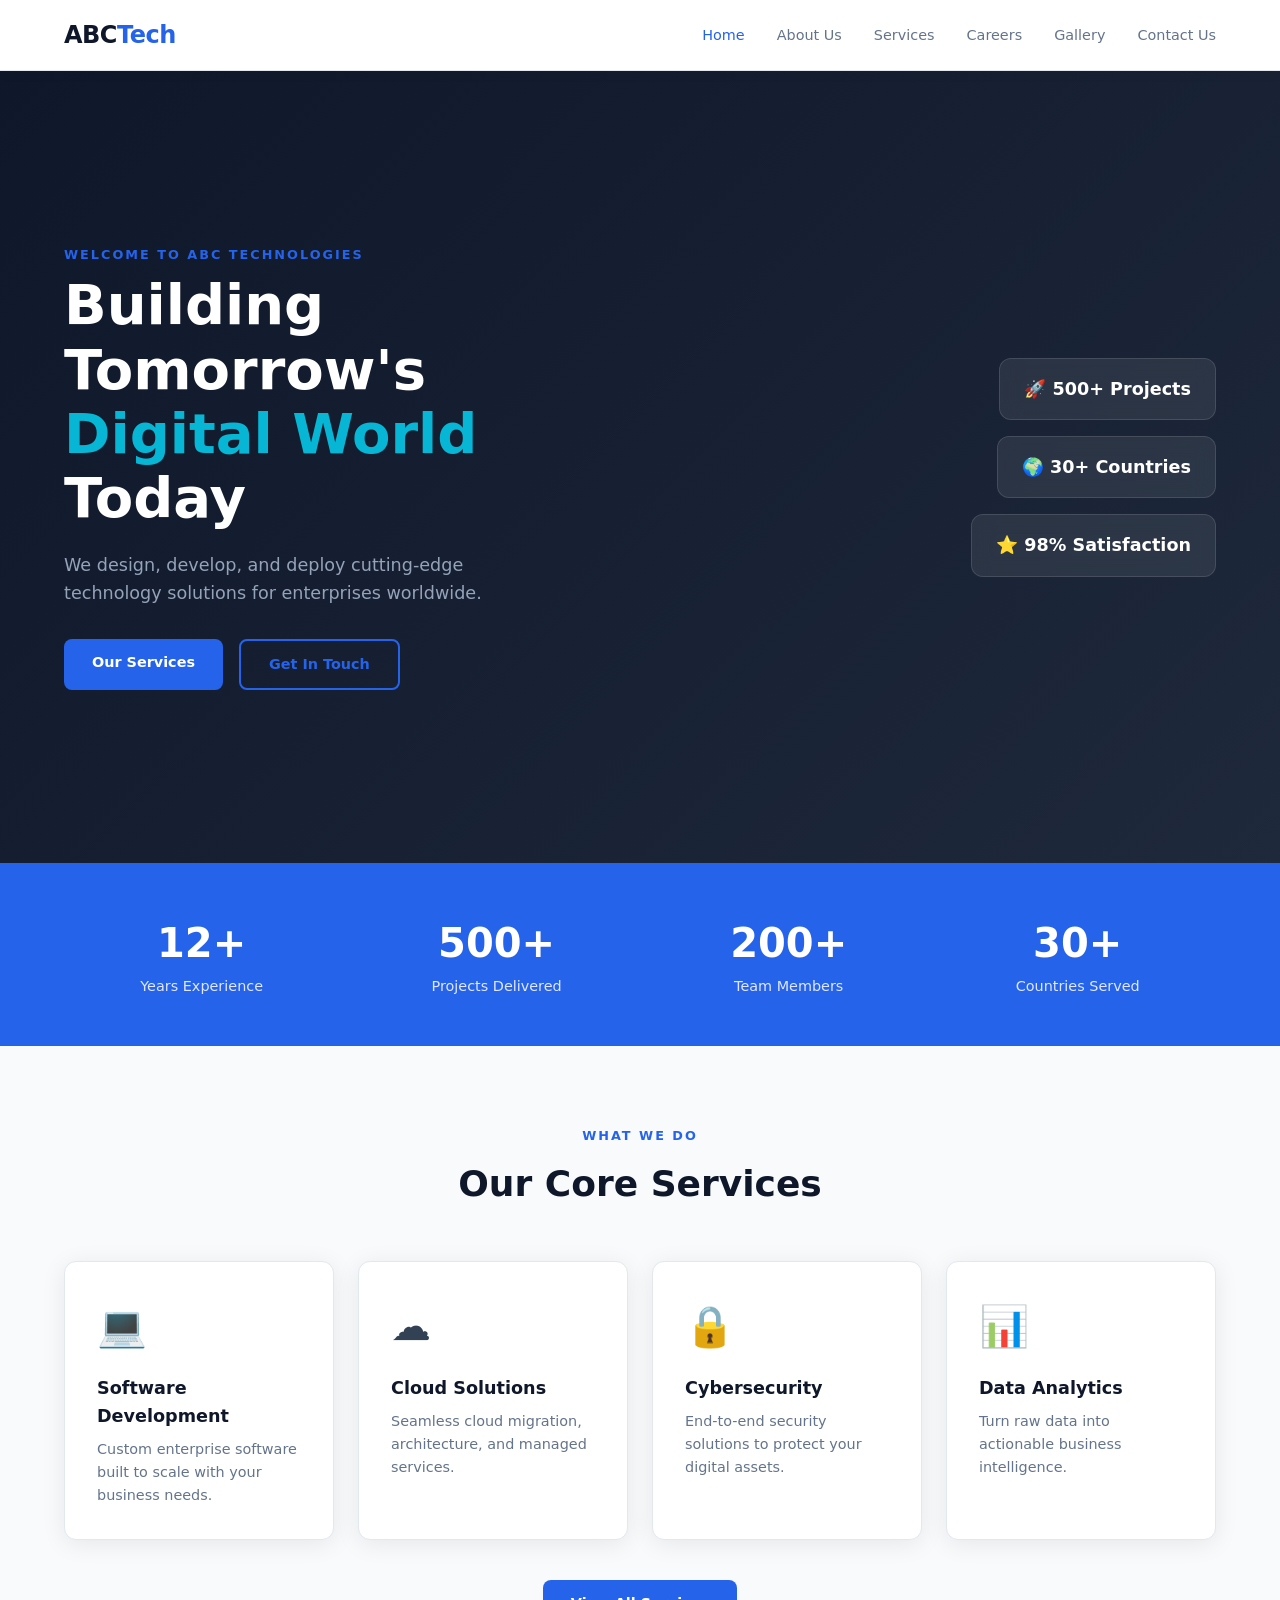
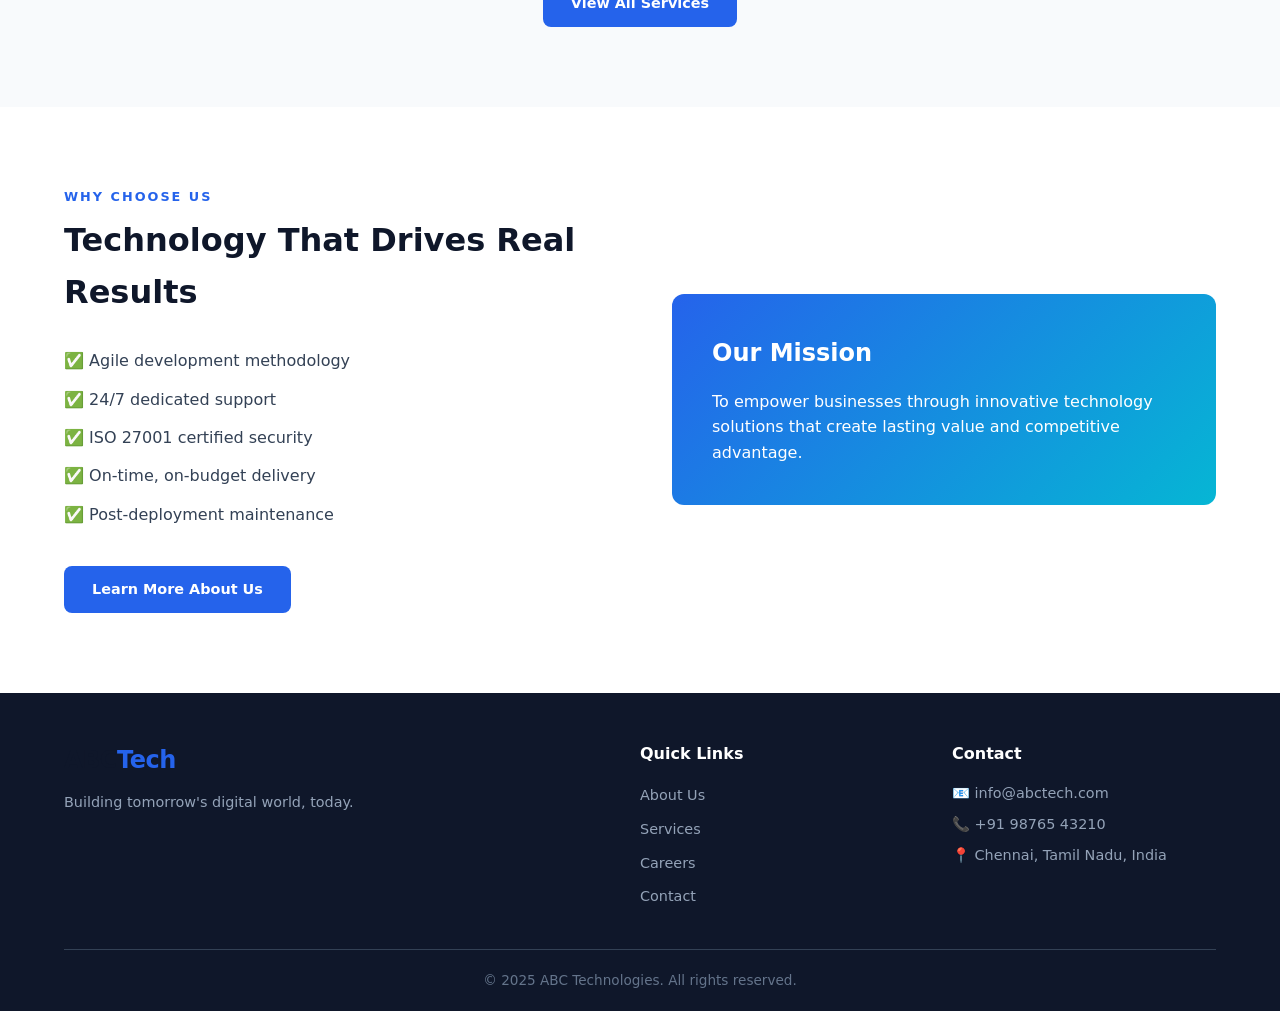
<file: index.html>
<!DOCTYPE html>
<html lang="en">
<head>
  <meta charset="UTF-8" />
  <meta name="viewport" content="width=device-width, initial-scale=1.0"/>
  <title>ABC Technologies</title>
  <link rel="stylesheet" href="css/style.css"/>
</head>
<body>
  <!-- NAV -->
  <nav class="navbar">
    <div class="nav-brand">ABC<span>Tech</span></div>
    <ul class="nav-links">
      <li><a href="index.html" class="active">Home</a></li>
      <li><a href="about.html">About Us</a></li>
      <li><a href="services.html">Services</a></li>
      <li><a href="careers.html">Careers</a></li>
      <li><a href="gallery.html">Gallery</a></li>
      <li><a href="contact.html">Contact Us</a></li>
    </ul>
  </nav>

  <!-- HERO -->
  <section class="hero">
    <div class="hero-content">
      <p class="eyebrow">Welcome to ABC Technologies</p>
      <h1>Building Tomorrow's <span>Digital World</span> Today</h1>
      <p class="hero-sub">We design, develop, and deploy cutting-edge technology solutions for enterprises worldwide.</p>
      <div class="hero-btns">
        <a href="services.html" class="btn-primary">Our Services</a>
        <a href="contact.html" class="btn-outline">Get In Touch</a>
      </div>
    </div>
    <div class="hero-visual">
      <div class="floating-card card1">🚀 500+ Projects</div>
      <div class="floating-card card2">🌍 30+ Countries</div>
      <div class="floating-card card3">⭐ 98% Satisfaction</div>
    </div>
  </section>

  <!-- STATS -->
  <section class="stats">
    <div class="stat"><h2>12+</h2><p>Years Experience</p></div>
    <div class="stat"><h2>500+</h2><p>Projects Delivered</p></div>
    <div class="stat"><h2>200+</h2><p>Team Members</p></div>
    <div class="stat"><h2>30+</h2><p>Countries Served</p></div>
  </section>

  <!-- SERVICES PREVIEW -->
  <section class="section">
    <div class="section-header">
      <p class="eyebrow">What We Do</p>
      <h2>Our Core Services</h2>
    </div>
    <div class="cards-grid">
      <div class="card">
        <div class="card-icon">💻</div>
        <h3>Software Development</h3>
        <p>Custom enterprise software built to scale with your business needs.</p>
      </div>
      <div class="card">
        <div class="card-icon">☁️</div>
        <h3>Cloud Solutions</h3>
        <p>Seamless cloud migration, architecture, and managed services.</p>
      </div>
      <div class="card">
        <div class="card-icon">🔒</div>
        <h3>Cybersecurity</h3>
        <p>End-to-end security solutions to protect your digital assets.</p>
      </div>
      <div class="card">
        <div class="card-icon">📊</div>
        <h3>Data Analytics</h3>
        <p>Turn raw data into actionable business intelligence.</p>
      </div>
    </div>
    <div class="center"><a href="services.html" class="btn-primary">View All Services</a></div>
  </section>

  <!-- WHY US -->
  <section class="why-us">
    <div class="why-text">
      <p class="eyebrow">Why Choose Us</p>
      <h2>Technology That Drives Real Results</h2>
      <ul class="why-list">
        <li>✅ Agile development methodology</li>
        <li>✅ 24/7 dedicated support</li>
        <li>✅ ISO 27001 certified security</li>
        <li>✅ On-time, on-budget delivery</li>
        <li>✅ Post-deployment maintenance</li>
      </ul>
      <a href="about.html" class="btn-primary">Learn More About Us</a>
    </div>
    <div class="why-visual">
      <div class="why-box">
        <h3>Our Mission</h3>
        <p>To empower businesses through innovative technology solutions that create lasting value and competitive advantage.</p>
      </div>
    </div>
  </section>

  <!-- FOOTER -->
  <footer class="footer">
    <div class="footer-content">
      <div class="footer-brand">
        <div class="nav-brand">ABC<span>Tech</span></div>
        <p>Building tomorrow's digital world, today.</p>
      </div>
      <div class="footer-links">
        <h4>Quick Links</h4>
        <ul>
          <li><a href="about.html">About Us</a></li>
          <li><a href="services.html">Services</a></li>
          <li><a href="careers.html">Careers</a></li>
          <li><a href="contact.html">Contact</a></li>
        </ul>
      </div>
      <div class="footer-contact">
        <h4>Contact</h4>
        <p>📧 info@abctech.com</p>
        <p>📞 +91 98765 43210</p>
        <p>📍 Chennai, Tamil Nadu, India</p>
      </div>
    </div>
    <div class="footer-bottom">
      <p>© 2025 ABC Technologies. All rights reserved.</p>
    </div>
  </footer>
</body>
</html>
</file>
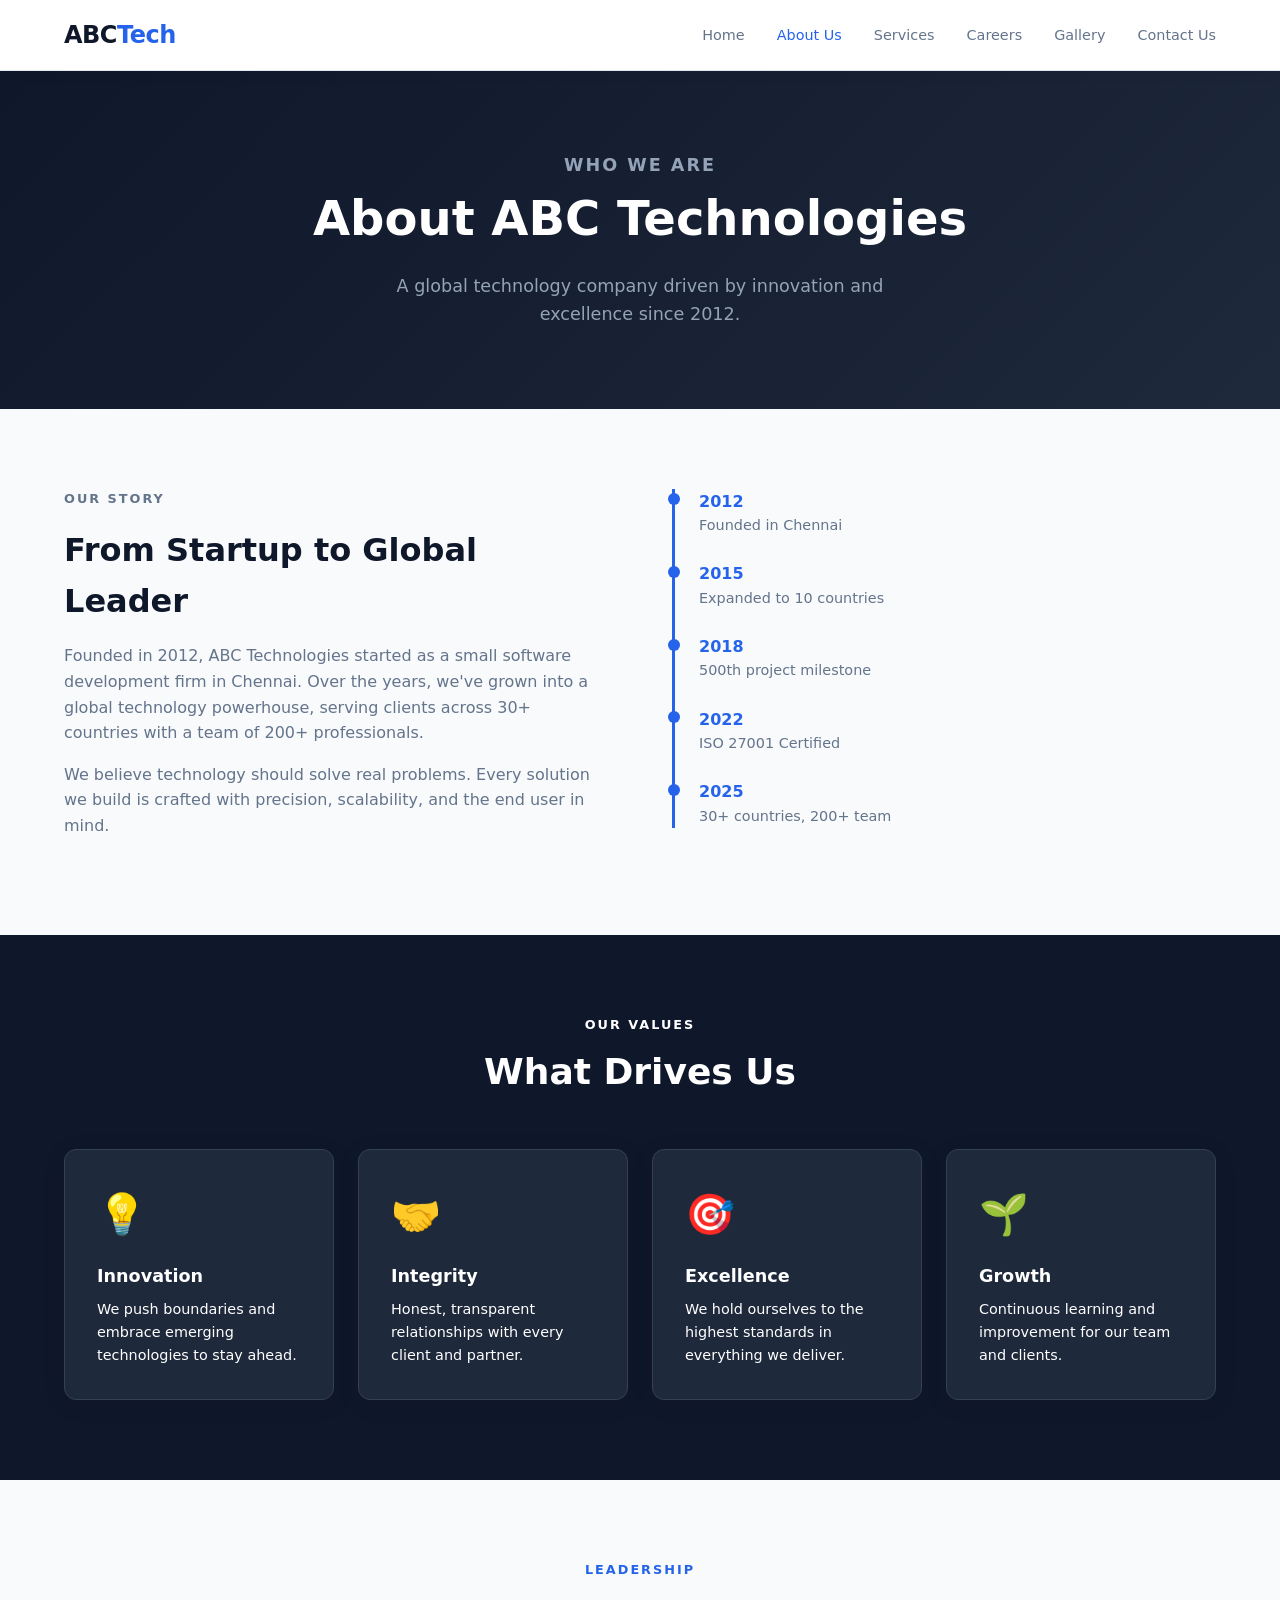
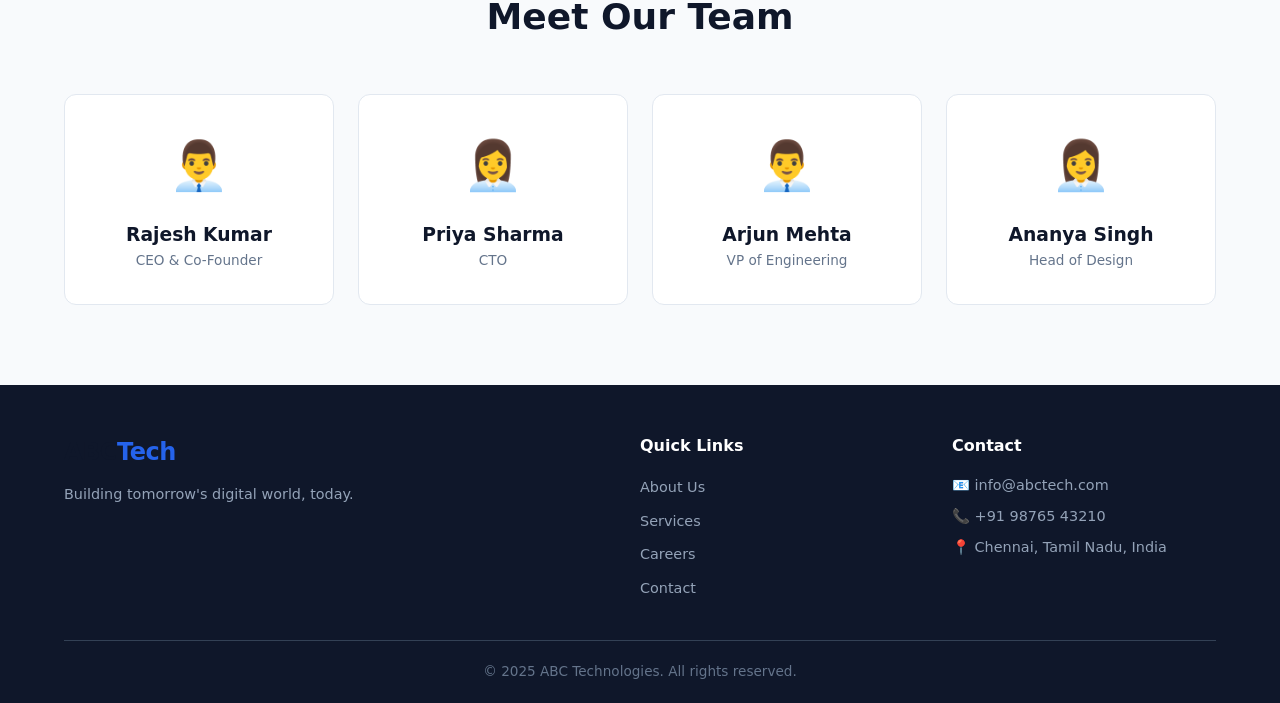
<file: about.html>
<!DOCTYPE html>
<html lang="en">
<head>
  <meta charset="UTF-8"/>
  <meta name="viewport" content="width=device-width, initial-scale=1.0"/>
  <title>About Us - ABC Technologies</title>
  <link rel="stylesheet" href="css/style.css"/>
</head>
<body>
  <nav class="navbar">
    <div class="nav-brand">ABC<span>Tech</span></div>
    <ul class="nav-links">
      <li><a href="index.html">Home</a></li>
      <li><a href="about.html" class="active">About Us</a></li>
      <li><a href="services.html">Services</a></li>
      <li><a href="careers.html">Careers</a></li>
      <li><a href="gallery.html">Gallery</a></li>
      <li><a href="contact.html">Contact Us</a></li>
    </ul>
  </nav>

  <section class="page-hero">
    <p class="eyebrow">Who We Are</p>
    <h1>About ABC Technologies</h1>
    <p>A global technology company driven by innovation and excellence since 2012.</p>
  </section>

  <section class="section">
    <div class="about-grid">
      <div class="about-text">
        <p class="eyebrow">Our Story</p>
        <h2>From Startup to Global Leader</h2>
        <p>Founded in 2012, ABC Technologies started as a small software development firm in Chennai. Over the years, we've grown into a global technology powerhouse, serving clients across 30+ countries with a team of 200+ professionals.</p>
        <p>We believe technology should solve real problems. Every solution we build is crafted with precision, scalability, and the end user in mind.</p>
      </div>
      <div class="about-visual">
        <div class="timeline">
          <div class="tl-item"><span class="tl-year">2012</span><p>Founded in Chennai</p></div>
          <div class="tl-item"><span class="tl-year">2015</span><p>Expanded to 10 countries</p></div>
          <div class="tl-item"><span class="tl-year">2018</span><p>500th project milestone</p></div>
          <div class="tl-item"><span class="tl-year">2022</span><p>ISO 27001 Certified</p></div>
          <div class="tl-item"><span class="tl-year">2025</span><p>30+ countries, 200+ team</p></div>
        </div>
      </div>
    </div>
  </section>

  <section class="section bg-dark">
    <div class="section-header">
      <p class="eyebrow">Our Values</p>
      <h2>What Drives Us</h2>
    </div>
    <div class="cards-grid">
      <div class="card dark-card">
        <div class="card-icon">💡</div>
        <h3>Innovation</h3>
        <p>We push boundaries and embrace emerging technologies to stay ahead.</p>
      </div>
      <div class="card dark-card">
        <div class="card-icon">🤝</div>
        <h3>Integrity</h3>
        <p>Honest, transparent relationships with every client and partner.</p>
      </div>
      <div class="card dark-card">
        <div class="card-icon">🎯</div>
        <h3>Excellence</h3>
        <p>We hold ourselves to the highest standards in everything we deliver.</p>
      </div>
      <div class="card dark-card">
        <div class="card-icon">🌱</div>
        <h3>Growth</h3>
        <p>Continuous learning and improvement for our team and clients.</p>
      </div>
    </div>
  </section>

  <section class="section">
    <div class="section-header">
      <p class="eyebrow">Leadership</p>
      <h2>Meet Our Team</h2>
    </div>
    <div class="team-grid">
      <div class="team-card">
        <div class="team-avatar">👨‍💼</div>
        <h3>Rajesh Kumar</h3>
        <p>CEO & Co-Founder</p>
      </div>
      <div class="team-card">
        <div class="team-avatar">👩‍💼</div>
        <h3>Priya Sharma</h3>
        <p>CTO</p>
      </div>
      <div class="team-card">
        <div class="team-avatar">👨‍💼</div>
        <h3>Arjun Mehta</h3>
        <p>VP of Engineering</p>
      </div>
      <div class="team-card">
        <div class="team-avatar">👩‍💼</div>
        <h3>Ananya Singh</h3>
        <p>Head of Design</p>
      </div>
    </div>
  </section>

  <footer class="footer">
    <div class="footer-content">
      <div class="footer-brand">
        <div class="nav-brand">ABC<span>Tech</span></div>
        <p>Building tomorrow's digital world, today.</p>
      </div>
      <div class="footer-links">
        <h4>Quick Links</h4>
        <ul>
          <li><a href="about.html">About Us</a></li>
          <li><a href="services.html">Services</a></li>
          <li><a href="careers.html">Careers</a></li>
          <li><a href="contact.html">Contact</a></li>
        </ul>
      </div>
      <div class="footer-contact">
        <h4>Contact</h4>
        <p>📧 info@abctech.com</p>
        <p>📞 +91 98765 43210</p>
        <p>📍 Chennai, Tamil Nadu, India</p>
      </div>
    </div>
    <div class="footer-bottom">
      <p>© 2025 ABC Technologies. All rights reserved.</p>
    </div>
  </footer>
</body>
</html>
</file>
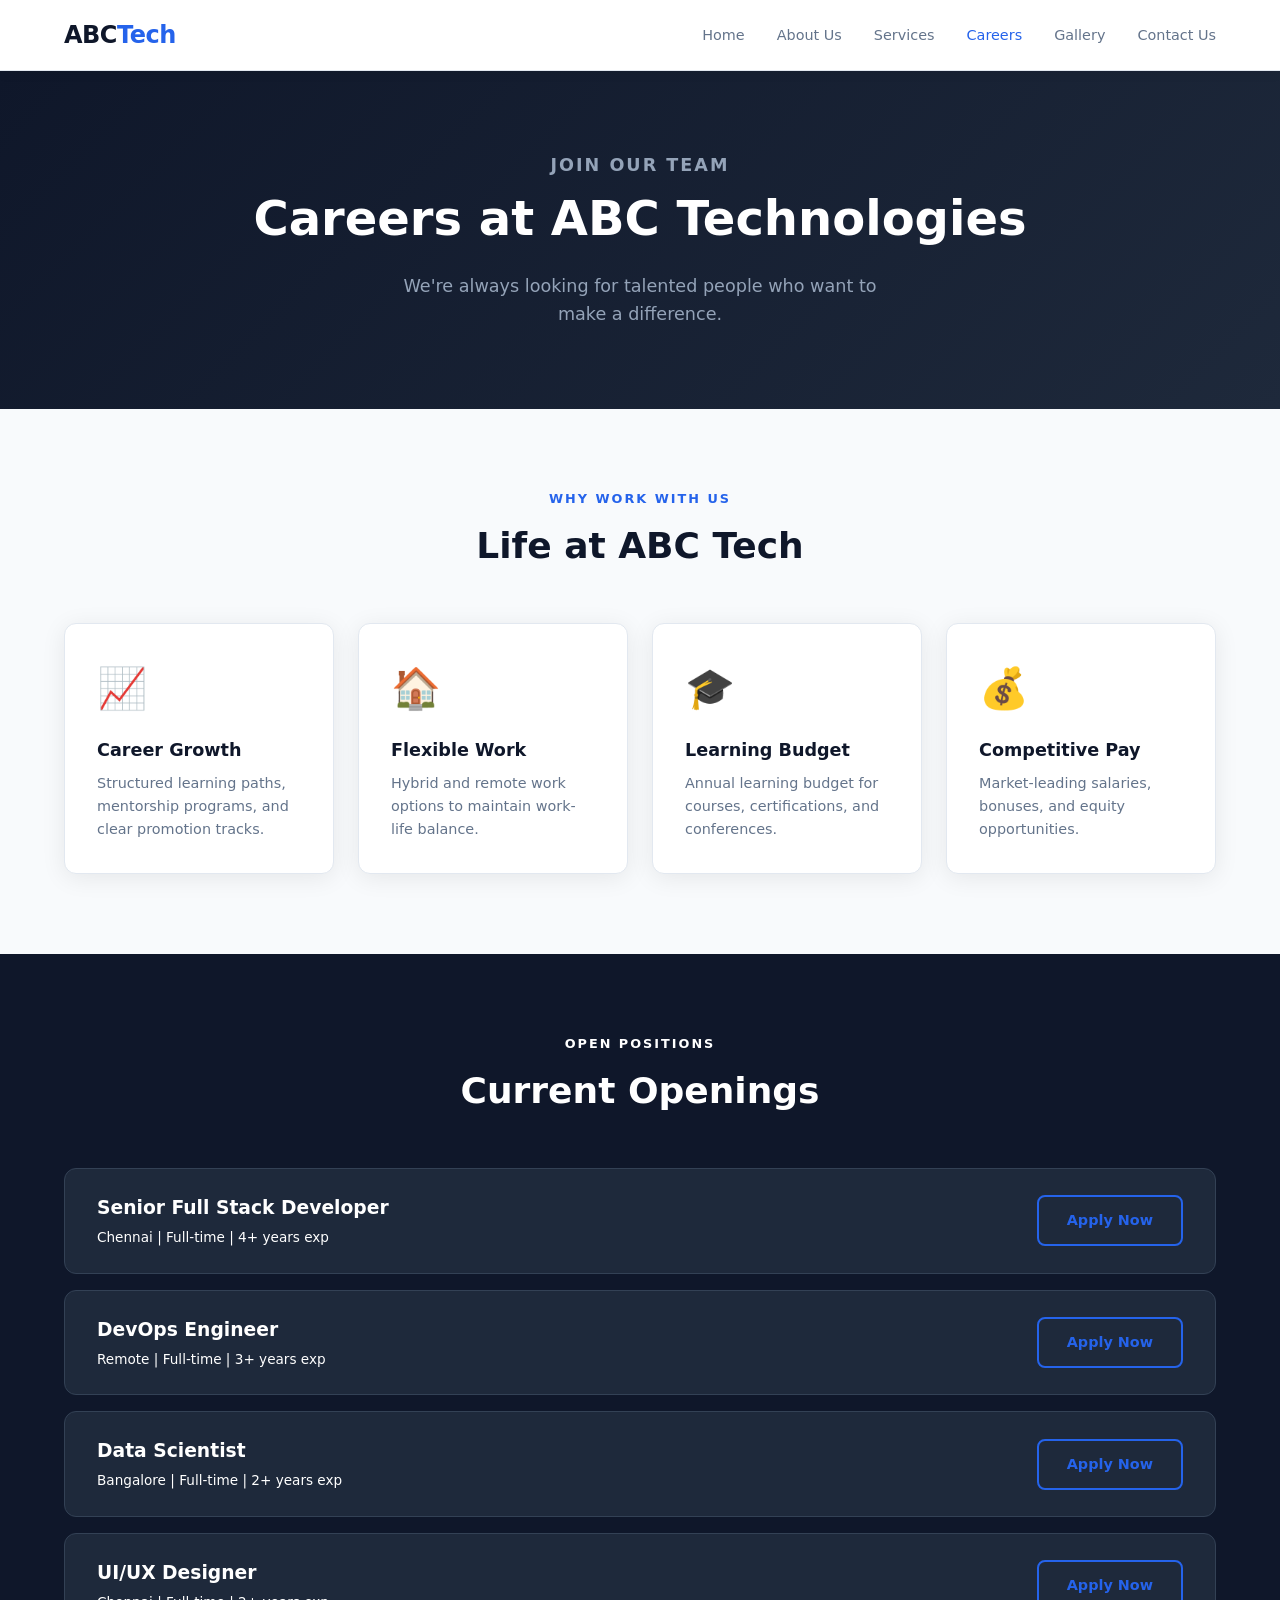
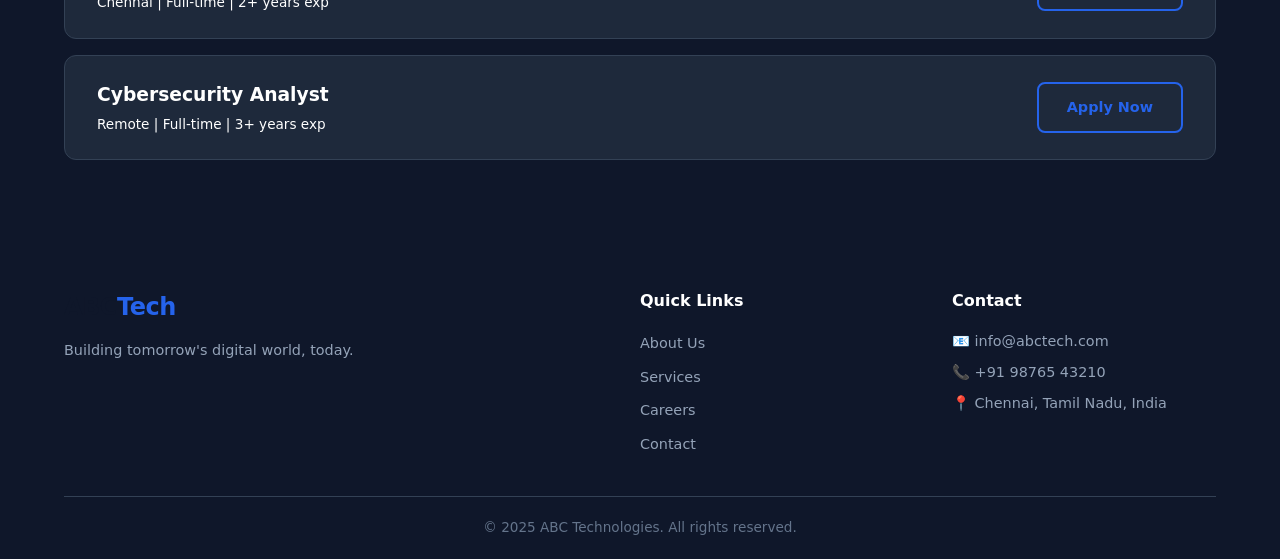
<file: careers.html>
<!DOCTYPE html>
<html lang="en">
<head>
  <meta charset="UTF-8"/>
  <meta name="viewport" content="width=device-width, initial-scale=1.0"/>
  <title>Careers - ABC Technologies</title>
  <link rel="stylesheet" href="css/style.css"/>
</head>
<body>
  <nav class="navbar">
    <div class="nav-brand">ABC<span>Tech</span></div>
    <ul class="nav-links">
      <li><a href="index.html">Home</a></li>
      <li><a href="about.html">About Us</a></li>
      <li><a href="services.html">Services</a></li>
      <li><a href="careers.html" class="active">Careers</a></li>
      <li><a href="gallery.html">Gallery</a></li>
      <li><a href="contact.html">Contact Us</a></li>
    </ul>
  </nav>

  <section class="page-hero">
    <p class="eyebrow">Join Our Team</p>
    <h1>Careers at ABC Technologies</h1>
    <p>We're always looking for talented people who want to make a difference.</p>
  </section>

  <section class="section">
    <div class="section-header">
      <p class="eyebrow">Why Work With Us</p>
      <h2>Life at ABC Tech</h2>
    </div>
    <div class="cards-grid">
      <div class="card">
        <div class="card-icon">📈</div>
        <h3>Career Growth</h3>
        <p>Structured learning paths, mentorship programs, and clear promotion tracks.</p>
      </div>
      <div class="card">
        <div class="card-icon">🏠</div>
        <h3>Flexible Work</h3>
        <p>Hybrid and remote work options to maintain work-life balance.</p>
      </div>
      <div class="card">
        <div class="card-icon">🎓</div>
        <h3>Learning Budget</h3>
        <p>Annual learning budget for courses, certifications, and conferences.</p>
      </div>
      <div class="card">
        <div class="card-icon">💰</div>
        <h3>Competitive Pay</h3>
        <p>Market-leading salaries, bonuses, and equity opportunities.</p>
      </div>
    </div>
  </section>

  <section class="section bg-dark">
    <div class="section-header">
      <p class="eyebrow">Open Positions</p>
      <h2>Current Openings</h2>
    </div>
    <div class="jobs-list">
      <div class="job-card">
        <div class="job-info">
          <h3>Senior Full Stack Developer</h3>
          <p>Chennai | Full-time | 4+ years exp</p>
        </div>
        <a href="contact.html" class="btn-outline">Apply Now</a>
      </div>
      <div class="job-card">
        <div class="job-info">
          <h3>DevOps Engineer</h3>
          <p>Remote | Full-time | 3+ years exp</p>
        </div>
        <a href="contact.html" class="btn-outline">Apply Now</a>
      </div>
      <div class="job-card">
        <div class="job-info">
          <h3>Data Scientist</h3>
          <p>Bangalore | Full-time | 2+ years exp</p>
        </div>
        <a href="contact.html" class="btn-outline">Apply Now</a>
      </div>
      <div class="job-card">
        <div class="job-info">
          <h3>UI/UX Designer</h3>
          <p>Chennai | Full-time | 2+ years exp</p>
        </div>
        <a href="contact.html" class="btn-outline">Apply Now</a>
      </div>
      <div class="job-card">
        <div class="job-info">
          <h3>Cybersecurity Analyst</h3>
          <p>Remote | Full-time | 3+ years exp</p>
        </div>
        <a href="contact.html" class="btn-outline">Apply Now</a>
      </div>
    </div>
  </section>

  <footer class="footer">
    <div class="footer-content">
      <div class="footer-brand">
        <div class="nav-brand">ABC<span>Tech</span></div>
        <p>Building tomorrow's digital world, today.</p>
      </div>
      <div class="footer-links">
        <h4>Quick Links</h4>
        <ul>
          <li><a href="about.html">About Us</a></li>
          <li><a href="services.html">Services</a></li>
          <li><a href="careers.html">Careers</a></li>
          <li><a href="contact.html">Contact</a></li>
        </ul>
      </div>
      <div class="footer-contact">
        <h4>Contact</h4>
        <p>📧 info@abctech.com</p>
        <p>📞 +91 98765 43210</p>
        <p>📍 Chennai, Tamil Nadu, India</p>
      </div>
    </div>
    <div class="footer-bottom">
      <p>© 2025 ABC Technologies. All rights reserved.</p>
    </div>
  </footer>
</body>
</html>
</file>
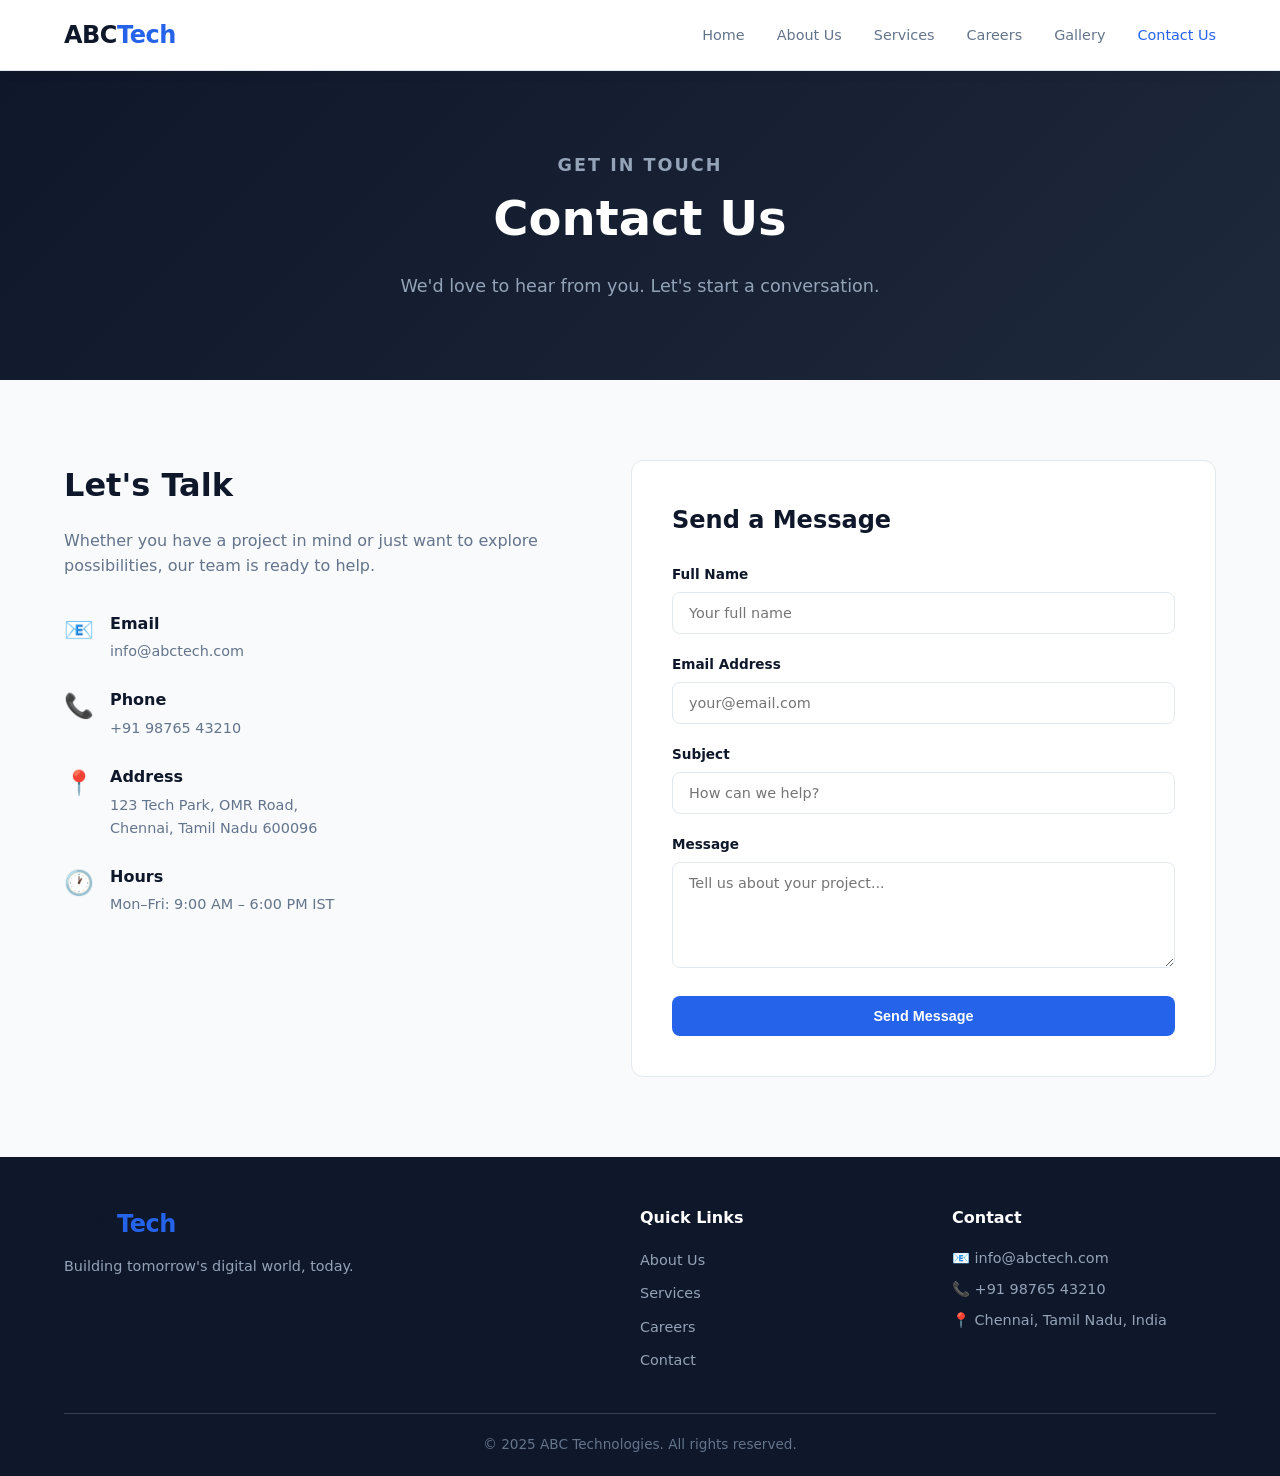
<file: contact.html>
<!DOCTYPE html>
<html lang="en">
<head>
  <meta charset="UTF-8"/>
  <meta name="viewport" content="width=device-width, initial-scale=1.0"/>
  <title>Contact Us - ABC Technologies</title>
  <link rel="stylesheet" href="css/style.css"/>
</head>
<body>
  <nav class="navbar">
    <div class="nav-brand">ABC<span>Tech</span></div>
    <ul class="nav-links">
      <li><a href="index.html">Home</a></li>
      <li><a href="about.html">About Us</a></li>
      <li><a href="services.html">Services</a></li>
      <li><a href="careers.html">Careers</a></li>
      <li><a href="gallery.html">Gallery</a></li>
      <li><a href="contact.html" class="active">Contact Us</a></li>
    </ul>
  </nav>

  <section class="page-hero">
    <p class="eyebrow">Get In Touch</p>
    <h1>Contact Us</h1>
    <p>We'd love to hear from you. Let's start a conversation.</p>
  </section>

  <section class="section">
    <div class="contact-grid">
      <div class="contact-info">
        <h2>Let's Talk</h2>
        <p>Whether you have a project in mind or just want to explore possibilities, our team is ready to help.</p>
        <div class="contact-item">
          <span>📧</span>
          <div><strong>Email</strong><p>info@abctech.com</p></div>
        </div>
        <div class="contact-item">
          <span>📞</span>
          <div><strong>Phone</strong><p>+91 98765 43210</p></div>
        </div>
        <div class="contact-item">
          <span>📍</span>
          <div><strong>Address</strong><p>123 Tech Park, OMR Road,<br/>Chennai, Tamil Nadu 600096</p></div>
        </div>
        <div class="contact-item">
          <span>🕐</span>
          <div><strong>Hours</strong><p>Mon–Fri: 9:00 AM – 6:00 PM IST</p></div>
        </div>
      </div>
      <div class="contact-form">
        <h2>Send a Message</h2>
        <div class="form-group">
          <label>Full Name</label>
          <input type="text" placeholder="Your full name"/>
        </div>
        <div class="form-group">
          <label>Email Address</label>
          <input type="email" placeholder="your@email.com"/>
        </div>
        <div class="form-group">
          <label>Subject</label>
          <input type="text" placeholder="How can we help?"/>
        </div>
        <div class="form-group">
          <label>Message</label>
          <textarea rows="5" placeholder="Tell us about your project..."></textarea>
        </div>
        <button class="btn-primary" style="width:100%;border:none;cursor:pointer;">Send Message</button>
      </div>
    </div>
  </section>

  <footer class="footer">
    <div class="footer-content">
      <div class="footer-brand">
        <div class="nav-brand">ABC<span>Tech</span></div>
        <p>Building tomorrow's digital world, today.</p>
      </div>
      <div class="footer-links">
        <h4>Quick Links</h4>
        <ul>
          <li><a href="about.html">About Us</a></li>
          <li><a href="services.html">Services</a></li>
          <li><a href="careers.html">Careers</a></li>
          <li><a href="contact.html">Contact</a></li>
        </ul>
      </div>
      <div class="footer-contact">
        <h4>Contact</h4>
        <p>📧 info@abctech.com</p>
        <p>📞 +91 98765 43210</p>
        <p>📍 Chennai, Tamil Nadu, India</p>
      </div>
    </div>
    <div class="footer-bottom">
      <p>© 2025 ABC Technologies. All rights reserved.</p>
    </div>
  </footer>
</body>
</html>
</file>
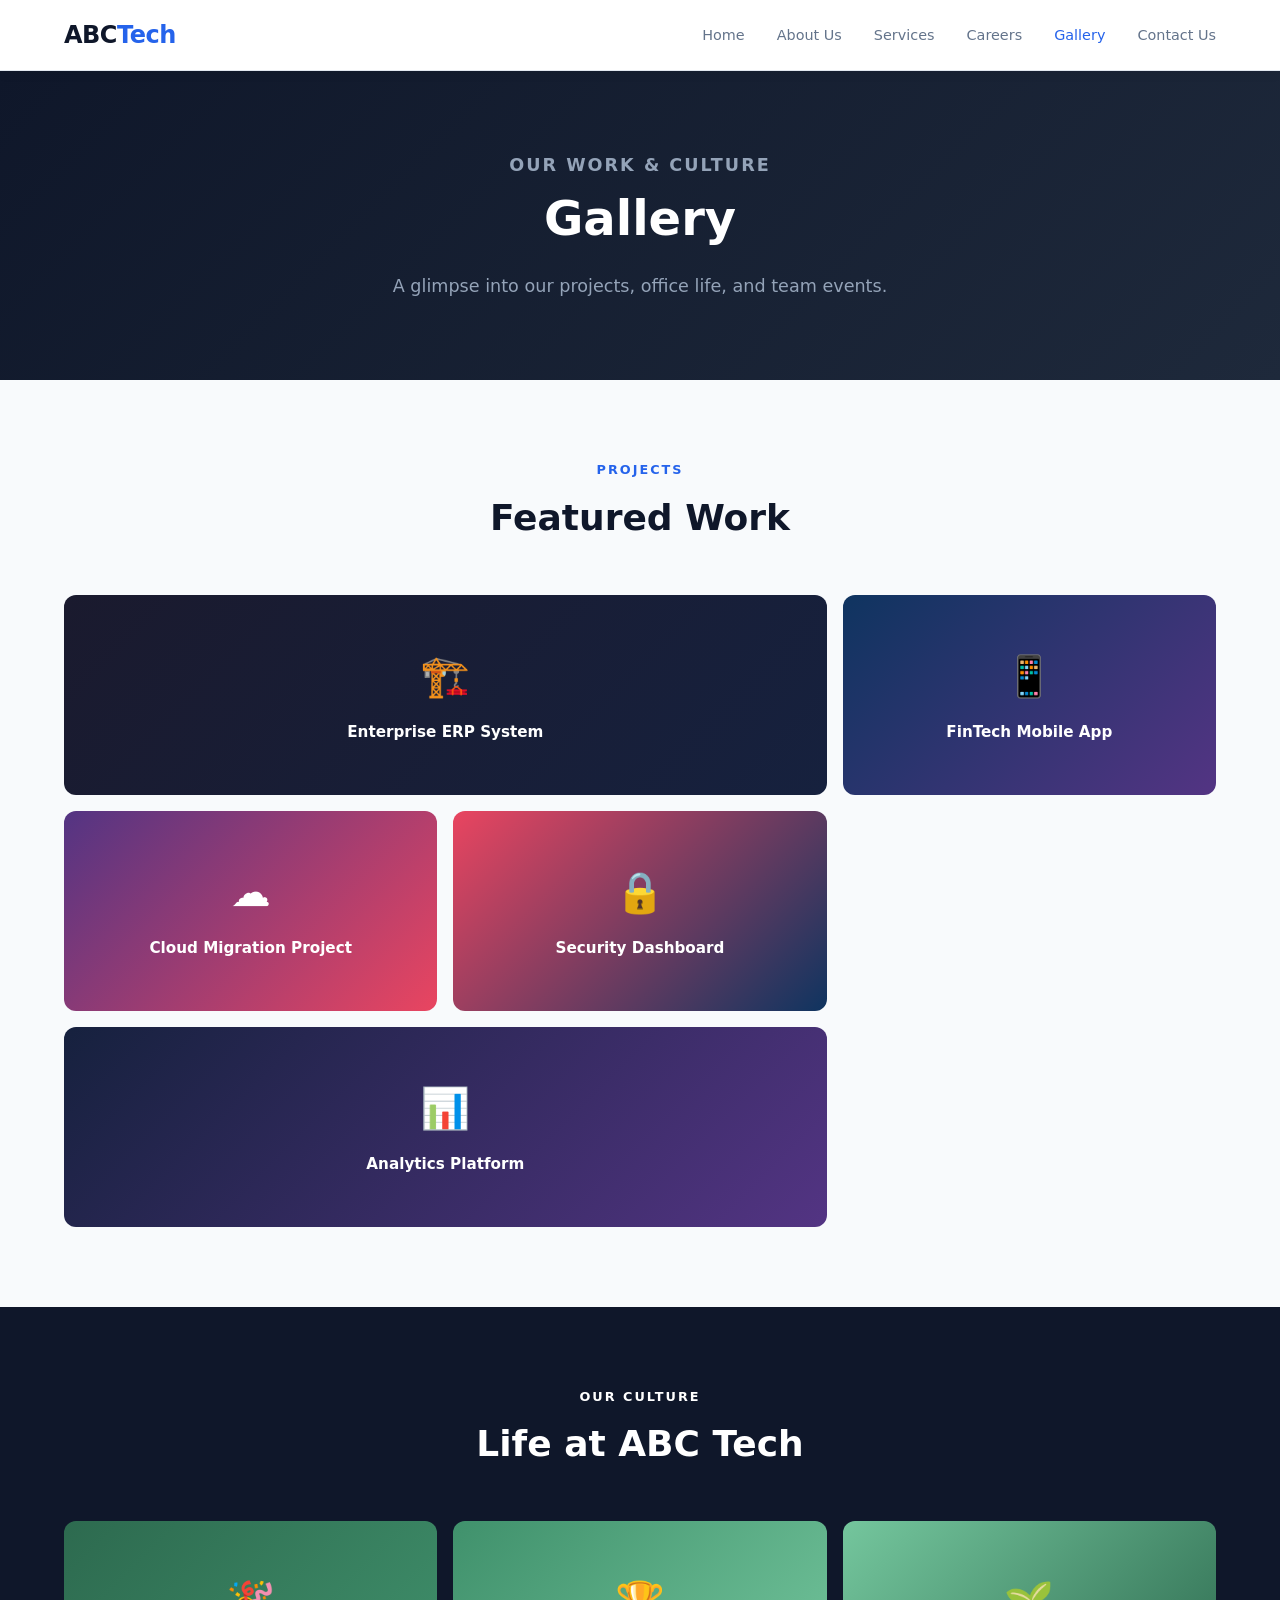
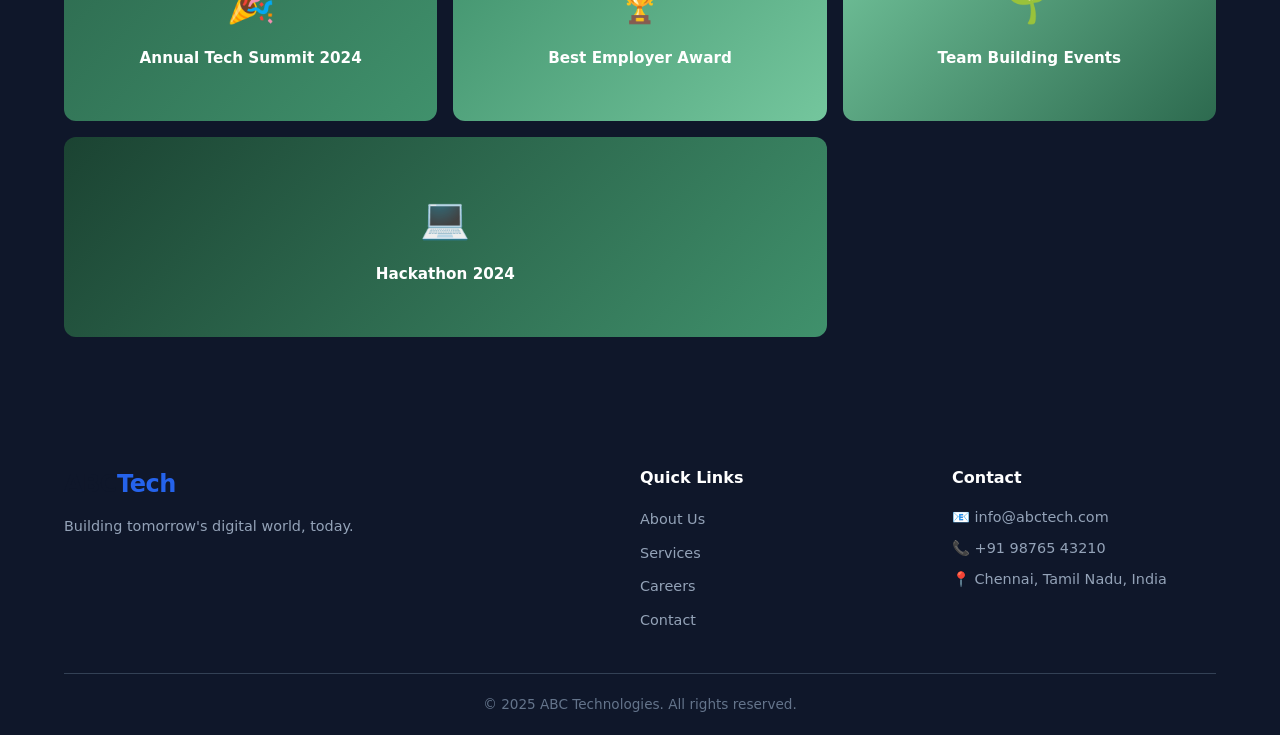
<file: gallery.html>
<!DOCTYPE html>
<html lang="en">
<head>
  <meta charset="UTF-8"/>
  <meta name="viewport" content="width=device-width, initial-scale=1.0"/>
  <title>Gallery - ABC Technologies</title>
  <link rel="stylesheet" href="css/style.css"/>
</head>
<body>
  <nav class="navbar">
    <div class="nav-brand">ABC<span>Tech</span></div>
    <ul class="nav-links">
      <li><a href="index.html">Home</a></li>
      <li><a href="about.html">About Us</a></li>
      <li><a href="services.html">Services</a></li>
      <li><a href="careers.html">Careers</a></li>
      <li><a href="gallery.html" class="active">Gallery</a></li>
      <li><a href="contact.html">Contact Us</a></li>
    </ul>
  </nav>

  <section class="page-hero">
    <p class="eyebrow">Our Work & Culture</p>
    <h1>Gallery</h1>
    <p>A glimpse into our projects, office life, and team events.</p>
  </section>

  <section class="section">
    <div class="section-header">
      <p class="eyebrow">Projects</p>
      <h2>Featured Work</h2>
    </div>
    <div class="gallery-grid">
      <div class="gallery-item large">
        <div class="gallery-placeholder" style="background: linear-gradient(135deg, #1a1a2e, #16213e);">
          <span>🏗️</span>
          <p>Enterprise ERP System</p>
        </div>
      </div>
      <div class="gallery-item">
        <div class="gallery-placeholder" style="background: linear-gradient(135deg, #0f3460, #533483);">
          <span>📱</span>
          <p>FinTech Mobile App</p>
        </div>
      </div>
      <div class="gallery-item">
        <div class="gallery-placeholder" style="background: linear-gradient(135deg, #533483, #e94560);">
          <span>☁️</span>
          <p>Cloud Migration Project</p>
        </div>
      </div>
      <div class="gallery-item">
        <div class="gallery-placeholder" style="background: linear-gradient(135deg, #e94560, #0f3460);">
          <span>🔒</span>
          <p>Security Dashboard</p>
        </div>
      </div>
      <div class="gallery-item large">
        <div class="gallery-placeholder" style="background: linear-gradient(135deg, #16213e, #533483);">
          <span>📊</span>
          <p>Analytics Platform</p>
        </div>
      </div>
    </div>
  </section>

  <section class="section bg-dark">
    <div class="section-header">
      <p class="eyebrow">Our Culture</p>
      <h2>Life at ABC Tech</h2>
    </div>
    <div class="gallery-grid">
      <div class="gallery-item">
        <div class="gallery-placeholder" style="background: linear-gradient(135deg, #2d6a4f, #40916c);">
          <span>🎉</span>
          <p>Annual Tech Summit 2024</p>
        </div>
      </div>
      <div class="gallery-item">
        <div class="gallery-placeholder" style="background: linear-gradient(135deg, #40916c, #74c69d);">
          <span>🏆</span>
          <p>Best Employer Award</p>
        </div>
      </div>
      <div class="gallery-item">
        <div class="gallery-placeholder" style="background: linear-gradient(135deg, #74c69d, #2d6a4f);">
          <span>🌱</span>
          <p>Team Building Events</p>
        </div>
      </div>
      <div class="gallery-item large">
        <div class="gallery-placeholder" style="background: linear-gradient(135deg, #1b4332, #40916c);">
          <span>💻</span>
          <p>Hackathon 2024</p>
        </div>
      </div>
    </div>
  </section>

  <footer class="footer">
    <div class="footer-content">
      <div class="footer-brand">
        <div class="nav-brand">ABC<span>Tech</span></div>
        <p>Building tomorrow's digital world, today.</p>
      </div>
      <div class="footer-links">
        <h4>Quick Links</h4>
        <ul>
          <li><a href="about.html">About Us</a></li>
          <li><a href="services.html">Services</a></li>
          <li><a href="careers.html">Careers</a></li>
          <li><a href="contact.html">Contact</a></li>
        </ul>
      </div>
      <div class="footer-contact">
        <h4>Contact</h4>
        <p>📧 info@abctech.com</p>
        <p>📞 +91 98765 43210</p>
        <p>📍 Chennai, Tamil Nadu, India</p>
      </div>
    </div>
    <div class="footer-bottom">
      <p>© 2025 ABC Technologies. All rights reserved.</p>
    </div>
  </footer>
</body>
</html>
</file>
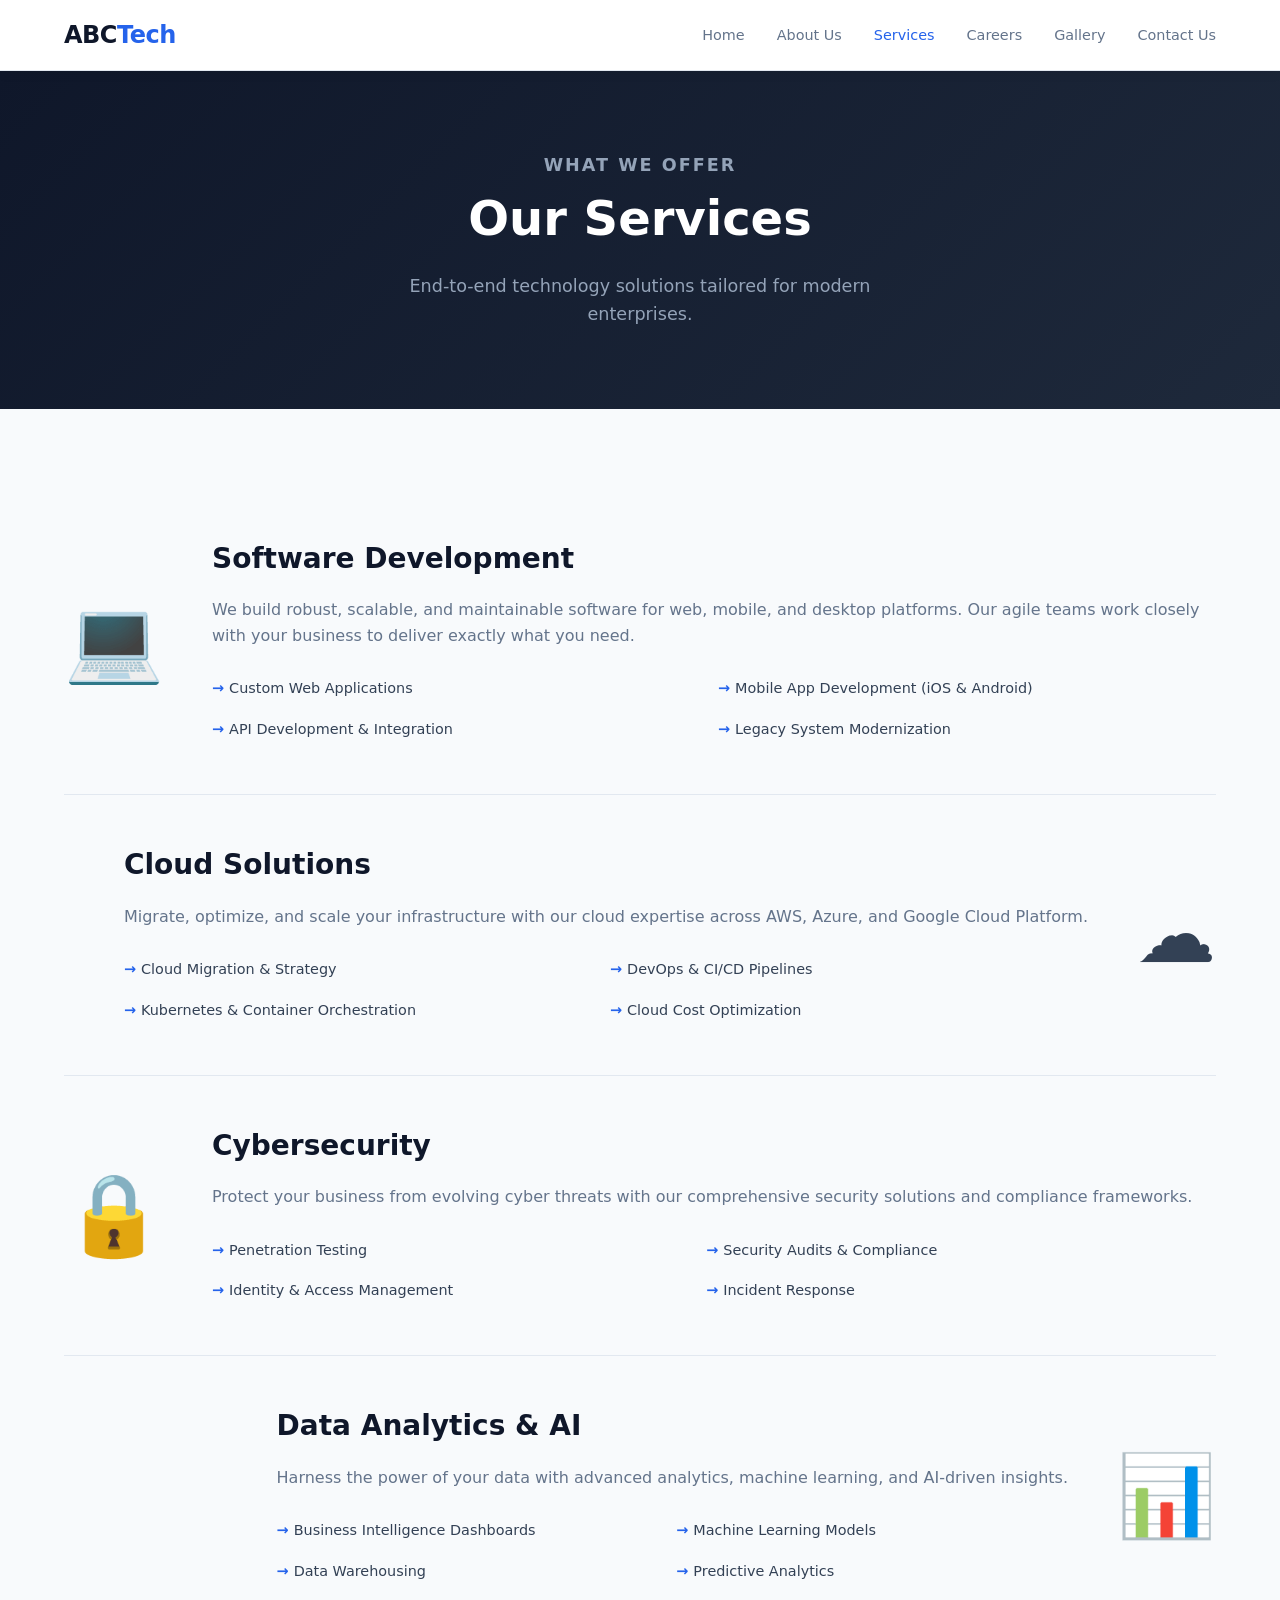
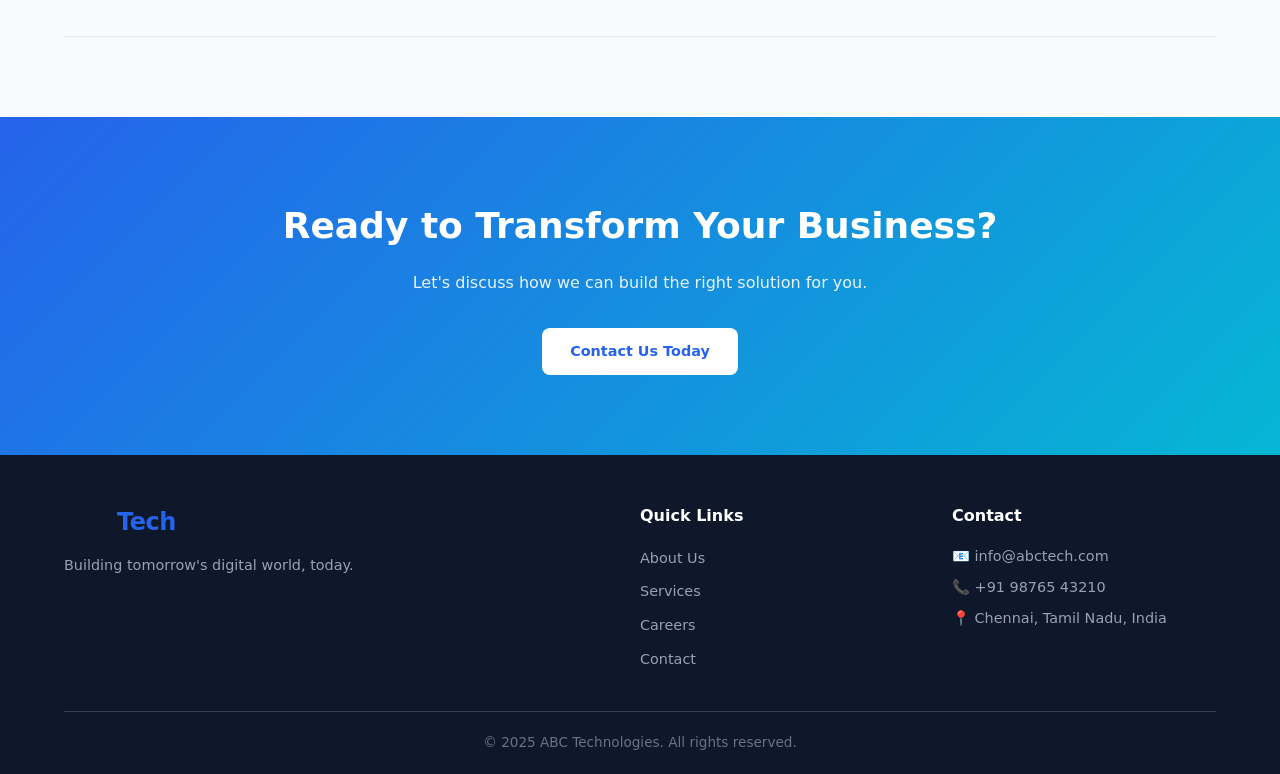
<file: services.html>
<!DOCTYPE html>
<html lang="en">
<head>
  <meta charset="UTF-8"/>
  <meta name="viewport" content="width=device-width, initial-scale=1.0"/>
  <title>Services - ABC Technologies</title>
  <link rel="stylesheet" href="css/style.css"/>
</head>
<body>
  <nav class="navbar">
    <div class="nav-brand">ABC<span>Tech</span></div>
    <ul class="nav-links">
      <li><a href="index.html">Home</a></li>
      <li><a href="about.html">About Us</a></li>
      <li><a href="services.html" class="active">Services</a></li>
      <li><a href="careers.html">Careers</a></li>
      <li><a href="gallery.html">Gallery</a></li>
      <li><a href="contact.html">Contact Us</a></li>
    </ul>
  </nav>

  <section class="page-hero">
    <p class="eyebrow">What We Offer</p>
    <h1>Our Services</h1>
    <p>End-to-end technology solutions tailored for modern enterprises.</p>
  </section>

  <section class="section">
    <div class="service-block">
      <div class="service-icon">💻</div>
      <div class="service-text">
        <h2>Software Development</h2>
        <p>We build robust, scalable, and maintainable software for web, mobile, and desktop platforms. Our agile teams work closely with your business to deliver exactly what you need.</p>
        <ul class="service-list">
          <li>Custom Web Applications</li>
          <li>Mobile App Development (iOS & Android)</li>
          <li>API Development & Integration</li>
          <li>Legacy System Modernization</li>
        </ul>
      </div>
    </div>

    <div class="service-block reverse">
      <div class="service-icon">☁️</div>
      <div class="service-text">
        <h2>Cloud Solutions</h2>
        <p>Migrate, optimize, and scale your infrastructure with our cloud expertise across AWS, Azure, and Google Cloud Platform.</p>
        <ul class="service-list">
          <li>Cloud Migration & Strategy</li>
          <li>DevOps & CI/CD Pipelines</li>
          <li>Kubernetes & Container Orchestration</li>
          <li>Cloud Cost Optimization</li>
        </ul>
      </div>
    </div>

    <div class="service-block">
      <div class="service-icon">🔒</div>
      <div class="service-text">
        <h2>Cybersecurity</h2>
        <p>Protect your business from evolving cyber threats with our comprehensive security solutions and compliance frameworks.</p>
        <ul class="service-list">
          <li>Penetration Testing</li>
          <li>Security Audits & Compliance</li>
          <li>Identity & Access Management</li>
          <li>Incident Response</li>
        </ul>
      </div>
    </div>

    <div class="service-block reverse">
      <div class="service-icon">📊</div>
      <div class="service-text">
        <h2>Data Analytics & AI</h2>
        <p>Harness the power of your data with advanced analytics, machine learning, and AI-driven insights.</p>
        <ul class="service-list">
          <li>Business Intelligence Dashboards</li>
          <li>Machine Learning Models</li>
          <li>Data Warehousing</li>
          <li>Predictive Analytics</li>
        </ul>
      </div>
    </div>
  </section>

  <section class="cta-section">
    <h2>Ready to Transform Your Business?</h2>
    <p>Let's discuss how we can build the right solution for you.</p>
    <a href="contact.html" class="btn-primary">Contact Us Today</a>
  </section>

  <footer class="footer">
    <div class="footer-content">
      <div class="footer-brand">
        <div class="nav-brand">ABC<span>Tech</span></div>
        <p>Building tomorrow's digital world, today.</p>
      </div>
      <div class="footer-links">
        <h4>Quick Links</h4>
        <ul>
          <li><a href="about.html">About Us</a></li>
          <li><a href="services.html">Services</a></li>
          <li><a href="careers.html">Careers</a></li>
          <li><a href="contact.html">Contact</a></li>
        </ul>
      </div>
      <div class="footer-contact">
        <h4>Contact</h4>
        <p>📧 info@abctech.com</p>
        <p>📞 +91 98765 43210</p>
        <p>📍 Chennai, Tamil Nadu, India</p>
      </div>
    </div>
    <div class="footer-bottom">
      <p>© 2025 ABC Technologies. All rights reserved.</p>
    </div>
  </footer>
</body>
</html>
</file>
<file: css/style.css>
/* ===== RESET & BASE ===== */
*, *::before, *::after { box-sizing: border-box; margin: 0; padding: 0; }

:root {
  --primary: #2563eb;
  --primary-dark: #1d4ed8;
  --accent: #06b6d4;
  --dark: #0f172a;
  --dark2: #1e293b;
  --text: #334155;
  --text-light: #64748b;
  --bg: #f8fafc;
  --white: #ffffff;
  --border: #e2e8f0;
  --radius: 12px;
  --shadow: 0 4px 24px rgba(0,0,0,0.08);
}

body { font-family: 'Segoe UI', system-ui, sans-serif; color: var(--text); background: var(--bg); line-height: 1.6; }

a { text-decoration: none; color: inherit; }
ul { list-style: none; }
img { max-width: 100%; }

/* ===== NAVBAR ===== */
.navbar {
  position: sticky; top: 0; z-index: 100;
  display: flex; align-items: center; justify-content: space-between;
  padding: 1rem 5%; background: var(--white);
  border-bottom: 1px solid var(--border);
  box-shadow: 0 2px 12px rgba(0,0,0,0.06);
}

.nav-brand { font-size: 1.5rem; font-weight: 800; color: var(--dark); letter-spacing: -0.5px; }
.nav-brand span { color: var(--primary); }

.nav-links { display: flex; gap: 2rem; }
.nav-links a { font-size: 0.9rem; font-weight: 500; color: var(--text-light); transition: color 0.2s; }
.nav-links a:hover, .nav-links a.active { color: var(--primary); }

/* ===== BUTTONS ===== */
.btn-primary {
  display: inline-block; padding: 0.75rem 1.75rem;
  background: var(--primary); color: var(--white);
  border-radius: 8px; font-weight: 600; font-size: 0.9rem;
  transition: background 0.2s, transform 0.1s;
}
.btn-primary:hover { background: var(--primary-dark); transform: translateY(-1px); }

.btn-outline {
  display: inline-block; padding: 0.75rem 1.75rem;
  border: 2px solid var(--primary); color: var(--primary);
  border-radius: 8px; font-weight: 600; font-size: 0.9rem;
  transition: all 0.2s;
}
.btn-outline:hover { background: var(--primary); color: var(--white); }

/* ===== EYEBROW ===== */
.eyebrow {
  font-size: 0.8rem; font-weight: 700; letter-spacing: 2px;
  text-transform: uppercase; color: var(--primary); margin-bottom: 0.5rem;
}

/* ===== HERO ===== */
.hero {
  display: flex; align-items: center; justify-content: space-between;
  padding: 5rem 5%; min-height: 88vh;
  background: linear-gradient(135deg, var(--dark) 0%, var(--dark2) 100%);
  gap: 3rem;
}

.hero-content { flex: 1; max-width: 600px; }
.hero-content h1 { font-size: 3.5rem; font-weight: 800; color: var(--white); line-height: 1.15; margin-bottom: 1.25rem; }
.hero-content h1 span { color: var(--accent); }
.hero-sub { color: #94a3b8; font-size: 1.1rem; margin-bottom: 2rem; max-width: 480px; }
.hero-btns { display: flex; gap: 1rem; flex-wrap: wrap; }

.hero-visual { flex: 1; display: flex; flex-direction: column; gap: 1rem; align-items: flex-end; }
.floating-card {
  background: rgba(255,255,255,0.08); border: 1px solid rgba(255,255,255,0.12);
  padding: 1rem 1.5rem; border-radius: var(--radius); color: var(--white);
  font-weight: 600; backdrop-filter: blur(10px); font-size: 1.1rem;
}

/* ===== STATS ===== */
.stats {
  display: flex; justify-content: space-around; flex-wrap: wrap;
  padding: 3rem 5%; background: var(--primary); gap: 1rem;
}
.stat { text-align: center; color: var(--white); }
.stat h2 { font-size: 2.5rem; font-weight: 800; }
.stat p { font-size: 0.9rem; opacity: 0.85; }

/* ===== SECTIONS ===== */
.section { padding: 5rem 5%; }
.section.bg-dark { background: var(--dark); }
.section.bg-dark h2, .section.bg-dark p { color: var(--white); }

.section-header { text-align: center; margin-bottom: 3rem; }
.section-header h2 { font-size: 2.25rem; font-weight: 800; color: var(--dark); }

.center { text-align: center; margin-top: 2.5rem; }

/* ===== CARDS ===== */
.cards-grid { display: grid; grid-template-columns: repeat(auto-fit, minmax(240px, 1fr)); gap: 1.5rem; }
.card {
  background: var(--white); border: 1px solid var(--border);
  border-radius: var(--radius); padding: 2rem;
  box-shadow: var(--shadow); transition: transform 0.2s, box-shadow 0.2s;
}
.card:hover { transform: translateY(-4px); box-shadow: 0 8px 32px rgba(0,0,0,0.12); }
.card-icon { font-size: 2.5rem; margin-bottom: 1rem; }
.card h3 { font-size: 1.1rem; font-weight: 700; color: var(--dark); margin-bottom: 0.5rem; }
.card p { color: var(--text-light); font-size: 0.9rem; }

.dark-card { background: var(--dark2); border-color: #334155; }
.dark-card h3 { color: var(--white); }
.dark-card p { color: #94a3b8; }

/* ===== WHY US ===== */
.why-us {
  display: flex; gap: 4rem; align-items: center;
  padding: 5rem 5%; background: var(--white);
}
.why-text { flex: 1; }
.why-text h2 { font-size: 2rem; font-weight: 800; color: var(--dark); margin-bottom: 1.5rem; }
.why-list { margin-bottom: 2rem; }
.why-list li { padding: 0.4rem 0; color: var(--text); font-size: 1rem; }
.why-visual { flex: 1; }
.why-box {
  background: linear-gradient(135deg, var(--primary), var(--accent));
  border-radius: var(--radius); padding: 2.5rem; color: var(--white);
}
.why-box h3 { font-size: 1.5rem; margin-bottom: 1rem; }

/* ===== PAGE HERO ===== */
.page-hero {
  text-align: center; padding: 5rem 5%;
  background: linear-gradient(135deg, var(--dark), var(--dark2));
  color: var(--white);
}
.page-hero h1 { font-size: 3rem; font-weight: 800; margin-bottom: 1rem; }
.page-hero p { color: #94a3b8; font-size: 1.1rem; max-width: 500px; margin: 0 auto; }

/* ===== ABOUT ===== */
.about-grid { display: flex; gap: 4rem; align-items: flex-start; }
.about-text { flex: 1; }
.about-text h2 { font-size: 2rem; font-weight: 800; color: var(--dark); margin-bottom: 1rem; }
.about-text p { color: var(--text-light); margin-bottom: 1rem; }
.about-visual { flex: 1; }

.timeline { border-left: 3px solid var(--primary); padding-left: 1.5rem; }
.tl-item { margin-bottom: 1.5rem; position: relative; }
.tl-item::before {
  content: ''; position: absolute; left: -1.95rem; top: 0.3rem;
  width: 12px; height: 12px; border-radius: 50%; background: var(--primary);
}
.tl-year { font-weight: 800; color: var(--primary); font-size: 1rem; }
.tl-item p { color: var(--text-light); font-size: 0.9rem; }

.team-grid { display: grid; grid-template-columns: repeat(auto-fit, minmax(180px, 1fr)); gap: 1.5rem; }
.team-card { text-align: center; padding: 2rem; background: var(--white); border-radius: var(--radius); border: 1px solid var(--border); }
.team-avatar { font-size: 3rem; margin-bottom: 1rem; }
.team-card h3 { font-weight: 700; color: var(--dark); }
.team-card p { color: var(--text-light); font-size: 0.85rem; }

/* ===== SERVICES ===== */
.service-block {
  display: flex; gap: 3rem; align-items: center;
  padding: 3rem 0; border-bottom: 1px solid var(--border);
}
.service-block.reverse { flex-direction: row-reverse; }
.service-icon { font-size: 5rem; flex-shrink: 0; }
.service-text h2 { font-size: 1.75rem; font-weight: 800; color: var(--dark); margin-bottom: 1rem; }
.service-text p { color: var(--text-light); margin-bottom: 1.5rem; }
.service-list { display: grid; grid-template-columns: 1fr 1fr; gap: 0.5rem; }
.service-list li { color: var(--text); font-size: 0.9rem; padding: 0.3rem 0; }
.service-list li::before { content: '→ '; color: var(--primary); font-weight: 700; }

.cta-section {
  text-align: center; padding: 5rem 5%;
  background: linear-gradient(135deg, var(--primary), var(--accent));
  color: var(--white);
}
.cta-section h2 { font-size: 2.25rem; font-weight: 800; margin-bottom: 1rem; }
.cta-section p { margin-bottom: 2rem; opacity: 0.9; }
.cta-section .btn-primary { background: var(--white); color: var(--primary); }

/* ===== CAREERS ===== */
.jobs-list { display: flex; flex-direction: column; gap: 1rem; }
.job-card {
  display: flex; justify-content: space-between; align-items: center;
  background: var(--dark2); border: 1px solid #334155;
  border-radius: var(--radius); padding: 1.5rem 2rem;
}
.job-card h3 { color: var(--white); font-weight: 700; margin-bottom: 0.25rem; }
.job-card p { color: #94a3b8; font-size: 0.85rem; }

/* ===== CONTACT ===== */
.contact-grid { display: flex; gap: 4rem; align-items: flex-start; }
.contact-info { flex: 1; }
.contact-info h2 { font-size: 2rem; font-weight: 800; color: var(--dark); margin-bottom: 1rem; }
.contact-info > p { color: var(--text-light); margin-bottom: 2rem; }
.contact-item { display: flex; gap: 1rem; margin-bottom: 1.5rem; align-items: flex-start; }
.contact-item span { font-size: 1.5rem; }
.contact-item strong { color: var(--dark); display: block; margin-bottom: 0.25rem; }
.contact-item p { color: var(--text-light); font-size: 0.9rem; }

.contact-form { flex: 1; background: var(--white); border: 1px solid var(--border); border-radius: var(--radius); padding: 2.5rem; }
.contact-form h2 { font-size: 1.5rem; font-weight: 800; color: var(--dark); margin-bottom: 1.5rem; }
.form-group { margin-bottom: 1.25rem; }
.form-group label { display: block; font-size: 0.85rem; font-weight: 600; color: var(--dark); margin-bottom: 0.4rem; }
.form-group input, .form-group textarea {
  width: 100%; padding: 0.75rem 1rem;
  border: 1px solid var(--border); border-radius: 8px;
  font-size: 0.9rem; font-family: inherit; color: var(--text);
  transition: border-color 0.2s;
}
.form-group input:focus, .form-group textarea:focus { outline: none; border-color: var(--primary); }

/* ===== GALLERY ===== */
.gallery-grid {
  display: grid;
  grid-template-columns: repeat(3, 1fr);
  grid-auto-rows: 200px;
  gap: 1rem;
}
.gallery-item.large { grid-column: span 2; }
.gallery-placeholder {
  width: 100%; height: 100%; border-radius: var(--radius);
  display: flex; flex-direction: column; align-items: center; justify-content: center;
  gap: 0.75rem; color: var(--white);
}
.gallery-placeholder span { font-size: 2.5rem; }
.gallery-placeholder p { font-weight: 600; font-size: 0.95rem; }

/* ===== FOOTER ===== */
.footer { background: var(--dark); color: var(--white); padding: 3rem 5% 0; }
.footer-content { display: flex; gap: 3rem; flex-wrap: wrap; padding-bottom: 2rem; border-bottom: 1px solid #334155; }
.footer-brand { flex: 2; }
.footer-brand p { color: #94a3b8; margin-top: 0.75rem; font-size: 0.9rem; }
.footer-links, .footer-contact { flex: 1; }
.footer-links h4, .footer-contact h4 { color: var(--white); font-weight: 700; margin-bottom: 1rem; }
.footer-links ul li { margin-bottom: 0.5rem; }
.footer-links a { color: #94a3b8; font-size: 0.9rem; transition: color 0.2s; }
.footer-links a:hover { color: var(--accent); }
.footer-contact p { color: #94a3b8; font-size: 0.9rem; margin-bottom: 0.5rem; }
.footer-bottom { text-align: center; padding: 1.25rem 0; color: #64748b; font-size: 0.85rem; }
</file>
